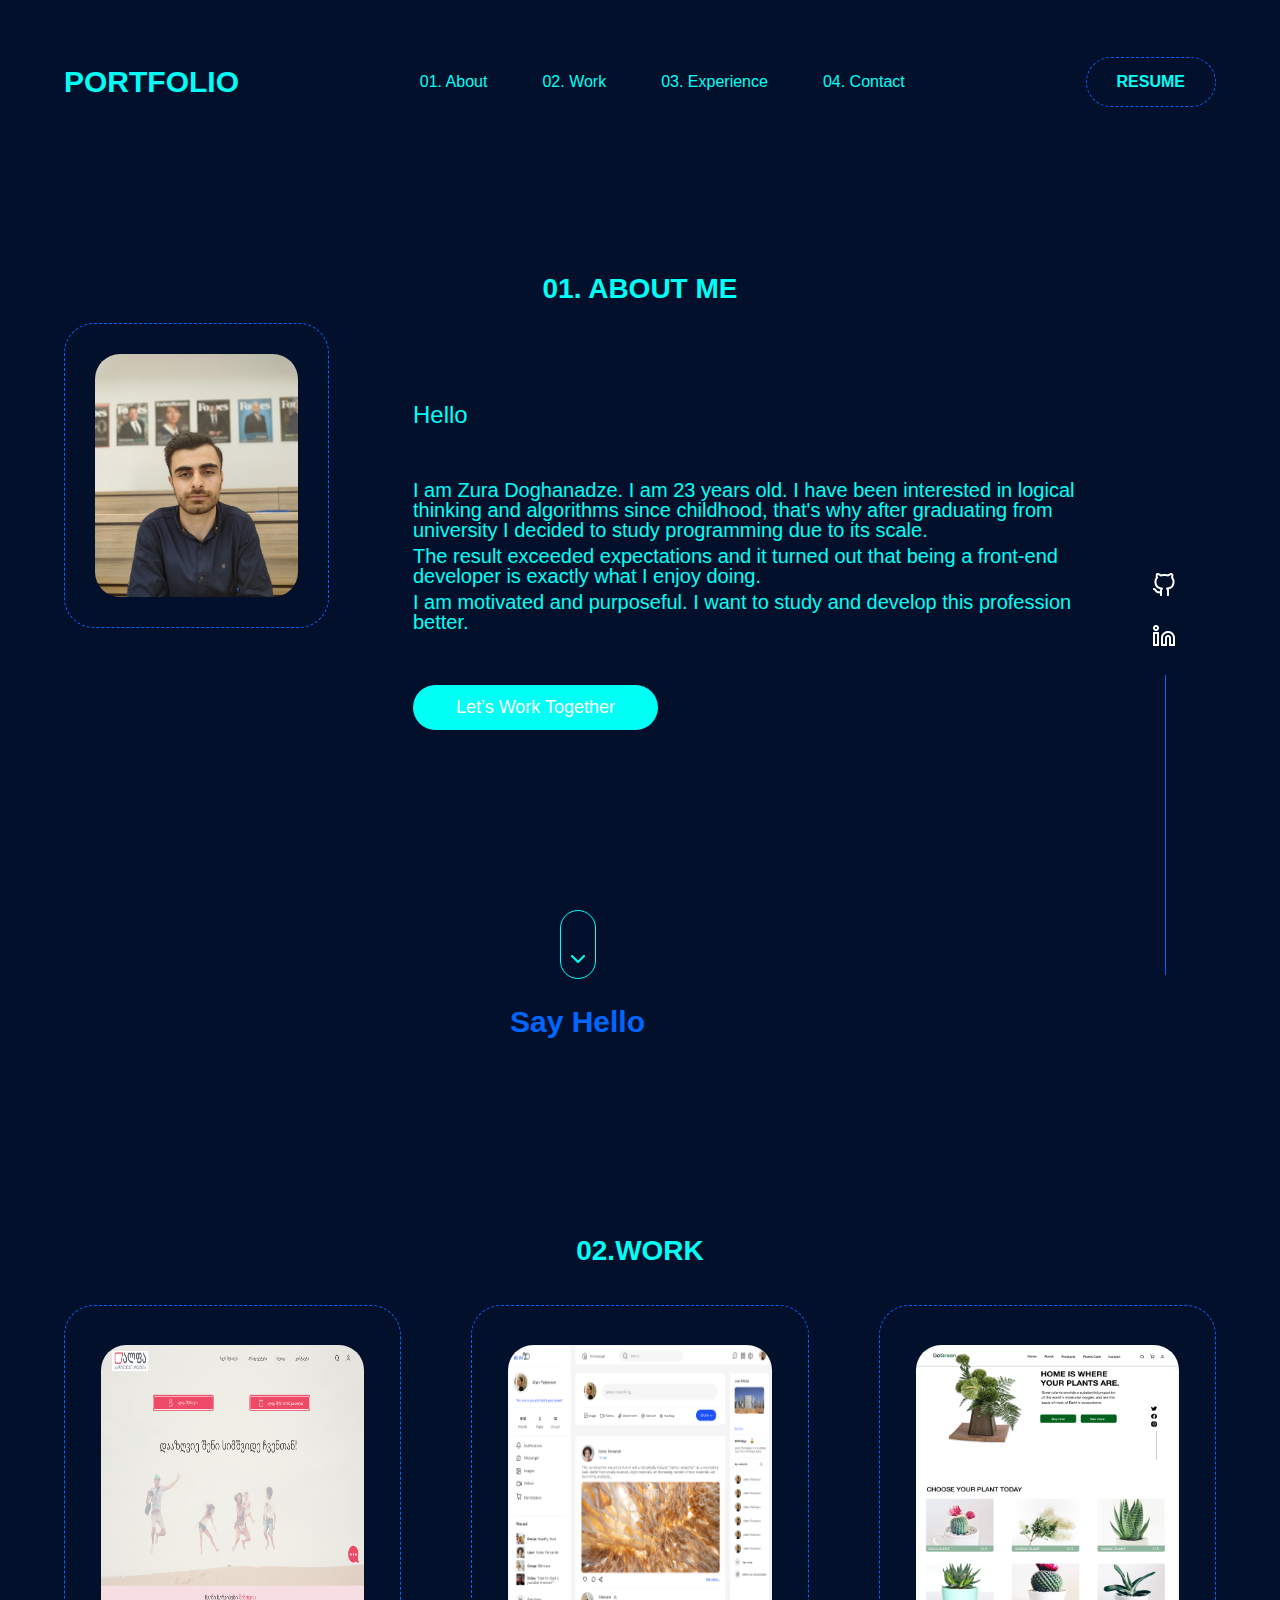
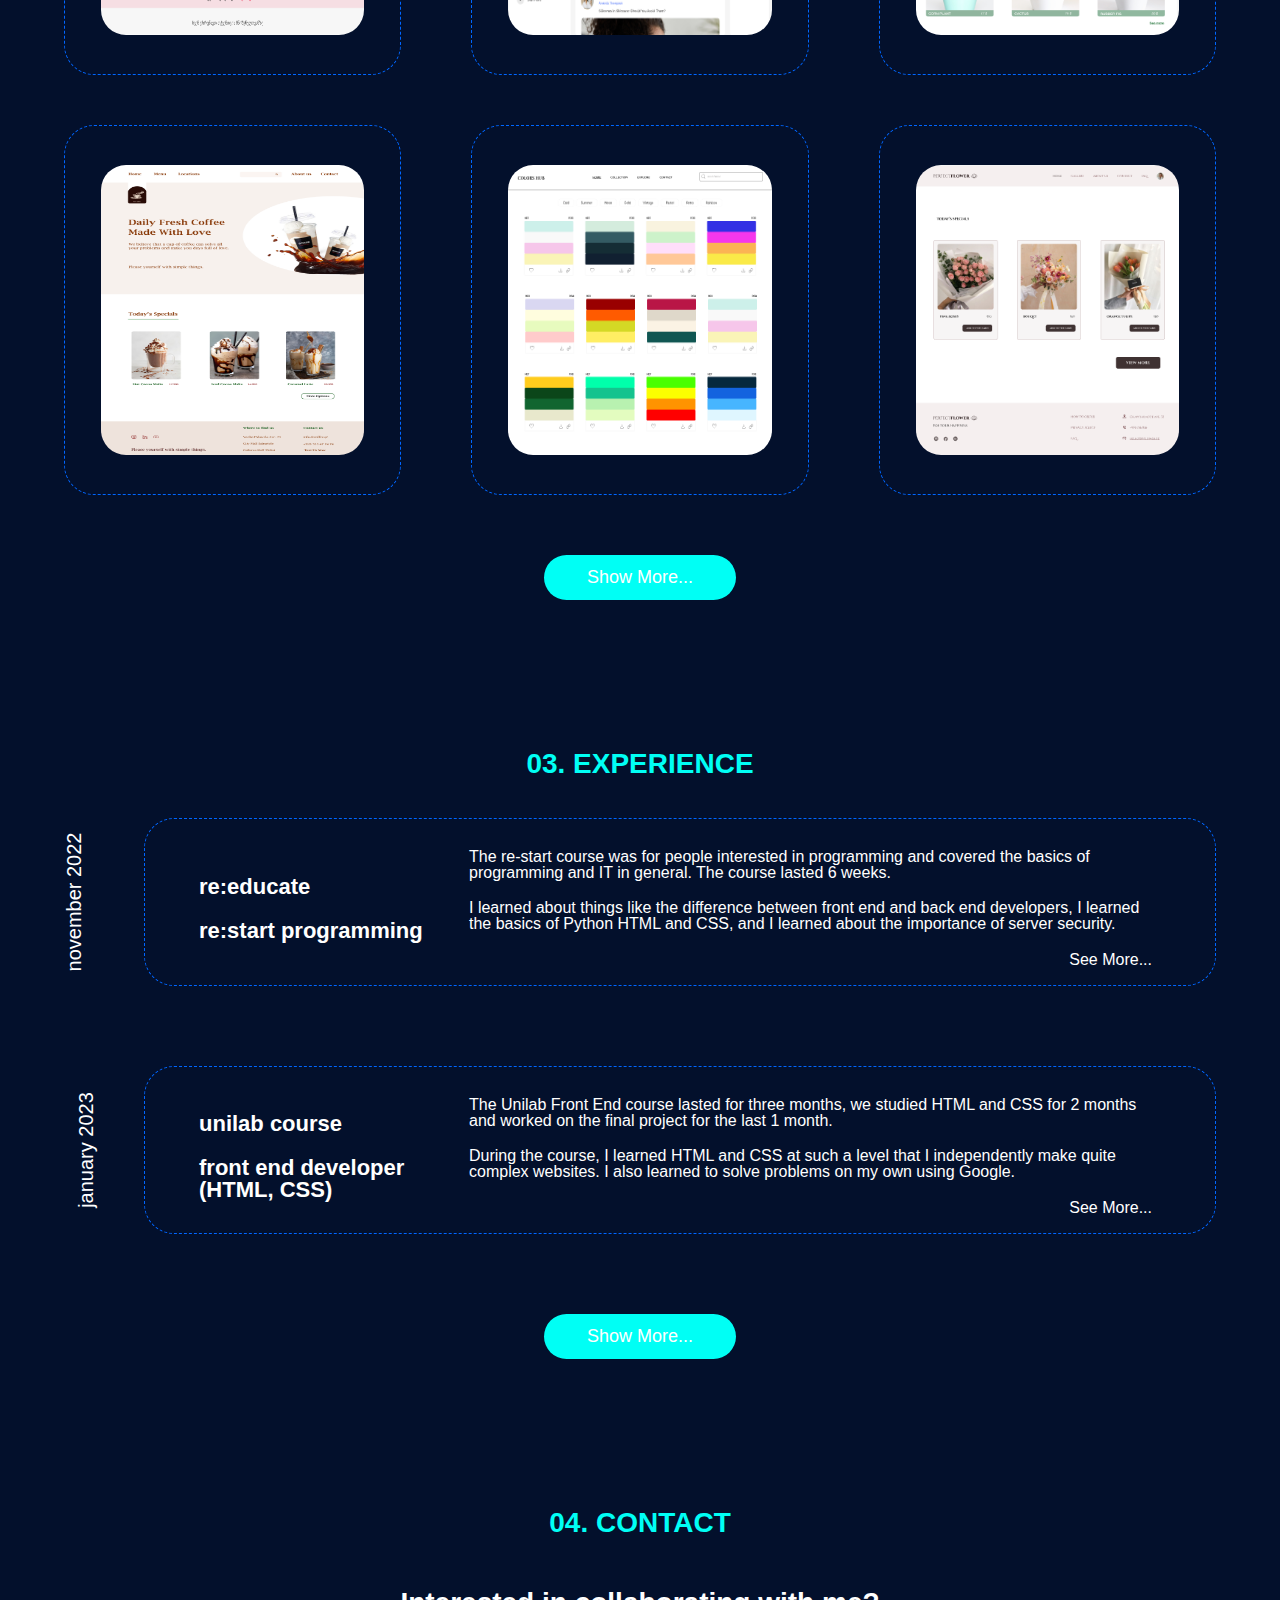
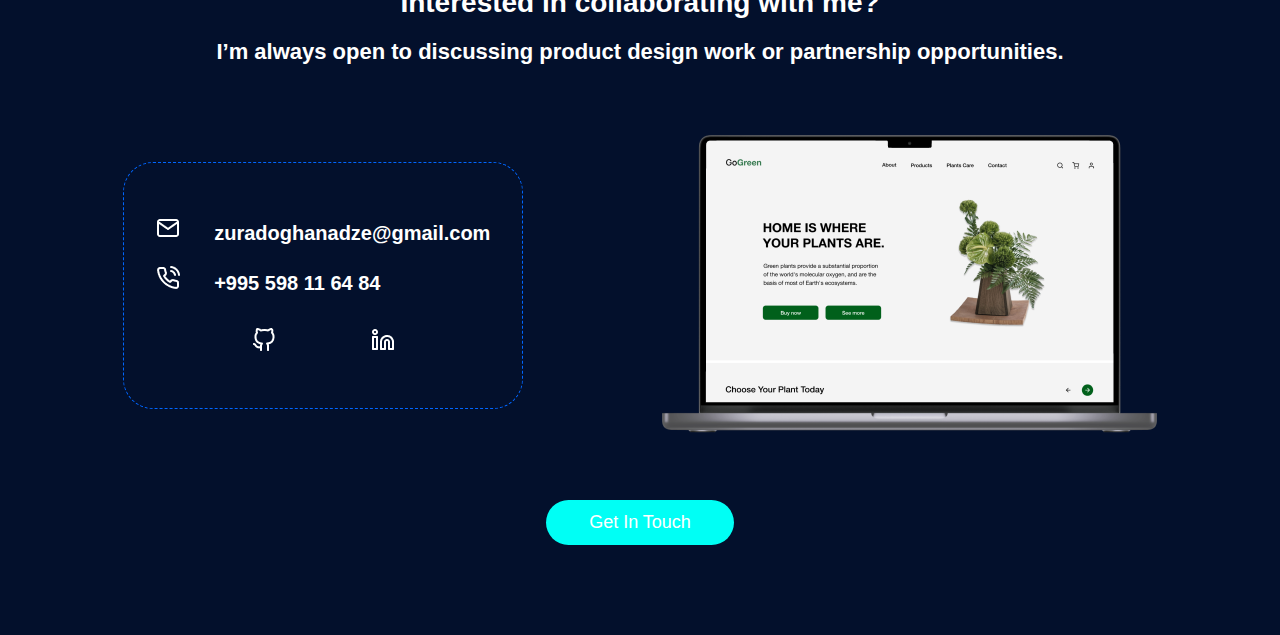
<file: index.html>
<!DOCTYPE html>
<html lang="en">
<head>
    <meta charset="UTF-8">
    <meta http-equiv="X-UA-Compatible" content="IE=edge">
    <meta name="viewport" content="width=device-width, initial-scale=1.0">
    <meta name="keywords" content="Front-End დეველოპერი, Front-End დიზაინერი, სოfტვეარ დეველოპერი, HTML CSS დეველოპერი, 
                                    საიტის შექმნა, ვებგვერდის შექმნა, ვებ დეველოპერი, Software Engineer, Front-End developer, Front-End engineer,  
                                    HTML CSS programmer, Web developer, build a site, building a website, building a market site, building a business site">
    <meta name="description" content="Front end developer portfolio">
    <meta name="author" content="zura doganadze">
    <meta http-equiv="refresh" content="60">
    <meta property="og:url" content="zura-doganadze.github.io/portfolio/" />
    <meta property="og:type" content="website" />
    <meta property="og:title" content="portfolio" />
    <meta property="og:description" content="I am a front end developer. This is my portfolio where you can see my work and experience in front end development." />
    <meta property="og:image:" content="assets/img/about section img/Mask group.png"/>
    <meta name="title" property="og:title" content="Zura's Portfolio Site">
    <meta name="tipe" property="og:type" content="website">
    <meta name="image" property="og:image" content="assets/img/about section img/Mask group.png">
    <meta name="url" property="og:url" content="zura-doganadze.github.io/portfolio/">
    <meta name="description" property="og:description" content="I am a front end developer. This is my portfolio where you can see my work and experience in front end development.">
    <title>Home</title>
    <link rel="stylesheet" href="assets/css/reset.css">
    <link rel="stylesheet" href="assets/css/style.css">
</head>
<body class="conteiner">
    <header>
        <div class="header-wrapper">
            <nav class="header-portfolio-conteiner">
                <ul>
                    <a href="index.html">portfolio</a>
                </ul>
            </nav>
            <nav class="header-nav-li-conteiner">
                <ul>
                    <li>
                        <a href="#about-section">01. about</a>
                    </li>
                    <li>
                        <a href="#work-section">02. work</a>
                    </li>
                    <li>
                        <a href="#experience-section">03. experience</a>
                    </li>
                    <li>
                        <a href="#contact-section">04. contact</a>
                    </li>
                </ul>
            </nav>
            <div class="resume-conteiner">
                <a href="assets/files/Grey Clean CV Resume Photo.pdf" download>
                    <button>resume</button> 
                </a>
            </div>
            <div class="hamburger">
                <span class="line"></span>
                <span class="line"></span>
                <span class="line"></span>
            </div>
        </div>
    </header>
    <main>
        <section class="about-me-section" id="about-section">
            <h1 class="title">01. about me</h1>
            <div>
                <div class="about-me-section-wrapper">
                    <div class="profile-img-conteiner">
                        <img c src="assets/img/about section img/Profile photo.jpg" alt="profile img">
                    </div>
                    <div class="about-me-text-conteiner">
                        <span>hello</span>
                        <p class="about-first-p">I am Zura Doghanadze. I am 23 years old. I have been interested in logical thinking and algorithms since childhood, that's why after graduating from university I decided to study programming due to its scale. </p>
                        <p>The result exceeded expectations and it turned out that being a front-end developer is exactly what I enjoy doing.</p>
                        <p> I am motivated and purposeful. I want to study and develop this profession better.</p>
                        <a href="https://www.linkedin.com/feed/" target="_blank">
                            <button class="section-main-button">Let’s work together</button>
                        </a> 
                        <div class="about-me-more-button-conteiner">
                            <button>
                                <svg width="14" height="8" viewBox="0 0 14 8" fill="none" xmlns="http://www.w3.org/2000/svg">
                                    <path d="M1 1L7 7L13 1" stroke="#00FFF5" stroke-width="2" stroke-linecap="round" stroke-linejoin="round"/>
                                    </svg>
                            </button>
                            <div>
                                <span>say hello</span>
                            </div>
                        </div>
                        <div class="icon-contener">
                            <a href="https://github.com/zura-doganadze" target="_blank" rel="noo">
                                <img src="assets/img/about section img/github.png" alt="github icon">
                            </a>
                            <a href="https://www.linkedin.com/feed/" target="_blank">
                                <img src="assets/img/about section img/linkedin.png" alt="linkdin icon">
                            </a>
                            <div></div>
                        </div>
                    </div>
                </div>
            </div>
        </section>
        <section id="work-section">
            <h2 class="title">02.work</h2>
            <div class="work-section-wrapper">
                <div class="work-section-img-wrapper">
                    <div class="work-img-conteiner">
                        <img class="projact-imgs" src="assets/img/work img/homework 13.png" alt="homework 5">
                        <div class="see-full-project-conteiner">
                            <a href="https://zura-doganadze.github.io/homework-13/" target="_blank">see full project</a>
                        </div>
                    </div>
                    <div class="work-img-conteiner">
                        <img class="projact-imgs" src="assets/img/work img/homework 11.png" alt="homework 5">
                        <div class="see-full-project-conteiner">
                            <a href="https://zura-doganadze.github.io/homework-12/" target="_blank">see full project</a>
                        </div>
                    </div>
                    <div class="work-img-conteiner">
                        <img class="projact-imgs" src="assets/img/work img/homework 9.png" alt="homework 5">
                        <div class="see-full-project-conteiner">
                            <a href="https://zura-doganadze.github.io/homeworl-9/" target="_blank">see full project</a>
                        </div>
                    </div>
                    <div class="work-img-conteiner">
                        <img class="projact-imgs" src="assets/img/work img/homework 8.png" alt="homework 5">
                        <div class="see-full-project-conteiner">
                            <a href="https://zura-doganadze.github.io/homework-8/" target="_blank">see full project</a>
                        </div>
                    </div>
                    <div class="work-img-conteiner">
                        <img class="projact-imgs" src="assets/img/work img/homework 7.png" alt="homework 5">
                        <div class="see-full-project-conteiner">
                            <a href="https://zura-doganadze.github.io/homework-7/" target="_blank">see full project</a>
                        </div>
                    </div>
                    <div class="work-img-conteiner">
                        <img class="projact-imgs" src="assets/img/work img/homework 6.png" alt="homework 5">
                        <div class="see-full-project-conteiner">
                            <a href="https://zura-doganadze.github.io/HOMEWORK-6/" target="_blank">see full project</a>
                        </div>
                    </div>
                </div>
                <div class="section-button-wrapper">
                    <a href="assets/pages/projects.html">
                        <button class="section-main-button">show more...</button>
                    </a>
                </div>
            </div>
        </section>
        <section id="experience-section">
            <div>
                <h3 class="title">03. experience</h3>
                <div class="experience-conteiner">
                    <div class="experience-wrapper">
                        <div class="study-time-conteiner">
                            <span>november  2022</span>
                        </div>
                        <div class="study-details-conteiner">
                            <div class="study-title-conteiner">
                                <h6>re:educate</h6>
                                <h6>re:start programming</h6>
                            </div>
                            <div class="study-text-conteiner">
                                <ul>
                                    <p>the re-start course was for people interested in programming and covered the basics of programming and IT in general. The course lasted 6 weeks.</p>
                                    <p>i learned about things like the difference between front end and back end developers, I learned the basics of Python HTML and CSS, and I learned about the importance of server security.</p>
                                </ul>
                                <button>see more...</button>
                            </div>
                        </div>
                    </div>
                    <div class="experience-wrapper">
                        <div class="study-time-conteiner">
                            <span>january 2023</span>
                        </div>
                        <div class="study-details-conteiner">
                            <div class="study-title-conteiner">
                                <h6>unilab course</h6>
                                <h6>front end developer (HTML, CSS)</h6>
                            </div>
                            <div class="study-text-conteiner">
                                <ul>
                                    <p>the Unilab Front End course lasted for three months, we studied HTML and CSS for 2 months and worked on the final project for the last 1 month.</p>
                                    <p>during the course, I learned HTML and CSS at such a level that I independently make quite complex websites. I also learned to solve problems on my own using Google.</p>
                                </ul>
                                <button>see more...</button>
                            </div>
                        </div>
                    </div>
                    <div class="section-button-wrapper">
                        <button class="section-main-button">show more...</button>
                    </div>
                </div>
            </div>
        </section>
        <a href="#" class="to-top">
            <svg class="fas fa-chevron" width="18" height="19" viewBox="0 0 11 7" fill="none" xmlns="http://www.w3.org/2000/svg">
                <path d="M0.735321 1.11766L5.50003 5.88237L10.2647 1.11766" stroke="black" stroke-linecap="round" stroke-linejoin="round"/>
            </svg>
        </a>
    </main>
    <footer id="contact-section">
        <h4 class="title">04. contact</h4>
        <div>
            <div class="footer-span-conteiner">
                <span>Interested in collaborating with me?</span>
                <span>I’m always open to discussing product design work or partnership opportunities.</span>
            </div>
        </div>
        <div class="footer-main-wrapper">
            <div class="footer-main-conteiner">
                <div class="footer-contact-wrapper">
                    <div class="asdasf">
                        <img src="assets/img/footer img/mail.png" alt="mail icon">
                        <a href="mailto:zuradoghanadze@gmail.com" target="_blank">zuradoghanadze@gmail.com</a>
                    </div>
                    <div>
                        <img src="assets/img/footer img/phone-call.png" alt="phone img">
                        <a href="tel:+995 598116484" target="_blank">+995 598 11 64 84</a>

                    </div>
                </div>
                <div class="contact-icon-conteiner">
                    <a href="https://github.com/zura-doganadze" target="_blank">
                        <img src="assets/img/footer img/github.png" alt="github icon">
                    </a>
                    <a href="https://www.linkedin.com/feed/" target="_blank">
                        <img src="assets/img/footer img/linkedin.png" alt="linkdin icon">
                    </a>
                </div>
            </div>
            <div class="macbook-wrapper">
                <img class="macbook-img" src="assets/img/footer img/MacBook Pro 16.png" alt="macbook-pro img">
            </div>
        </div>
        <div>
            <div class="section-button-wrapper">
                <button class="section-main-button" id="myBtn">get in touch</button>      
            </div>
            <div class="modal" id="myModal">
                <div class="modal-content">
                    <span class="close">&times;</span>
                    <h6>send me an email</h6>
                    <div>
                        <a href="https://github.com/zura-doganadze" target="_blank">
                            <img src="assets/img/modal img/github.png" alt="github img">
                        </a>
                        <a href="https://github.com/zura-doganadze" target="_blank">github</a>
                    </div>
                    <div>
                        <a href="https://www.linkedin.com/feed/" target="_blank">
                            <img src="assets/img/modal img/linkedin.png" alt="linkdin img">
                        </a>
                        <a href="https://www.linkedin.com/feed/" target="_blank">linkedin</a>
                    </div>
                    <div>
                        <a href="mailto:zuradoghanadze@gmail.com" target="_blank">
                            <img src="assets/img/modal img/mail.png" alt="gamil img">
                        </a>
                        <a href="mailto:zuradoghanadze@gmail.com" target="_blank">mail</a>
                    </div>
                    <div>
                        <a href="href=tel:+995 598116484" target="_blank">
                            <img src="assets/img/modal img/phone-call.png" alt="phone img">
                        </a>
                        <a href="tel:+995 598116484" target="_blank">phone</a>
                    </div>
                </div>
            </div>
        </div>
    </footer>
    <script src="assets/js/app.js">
    </script>
</body>
</html>
</file>
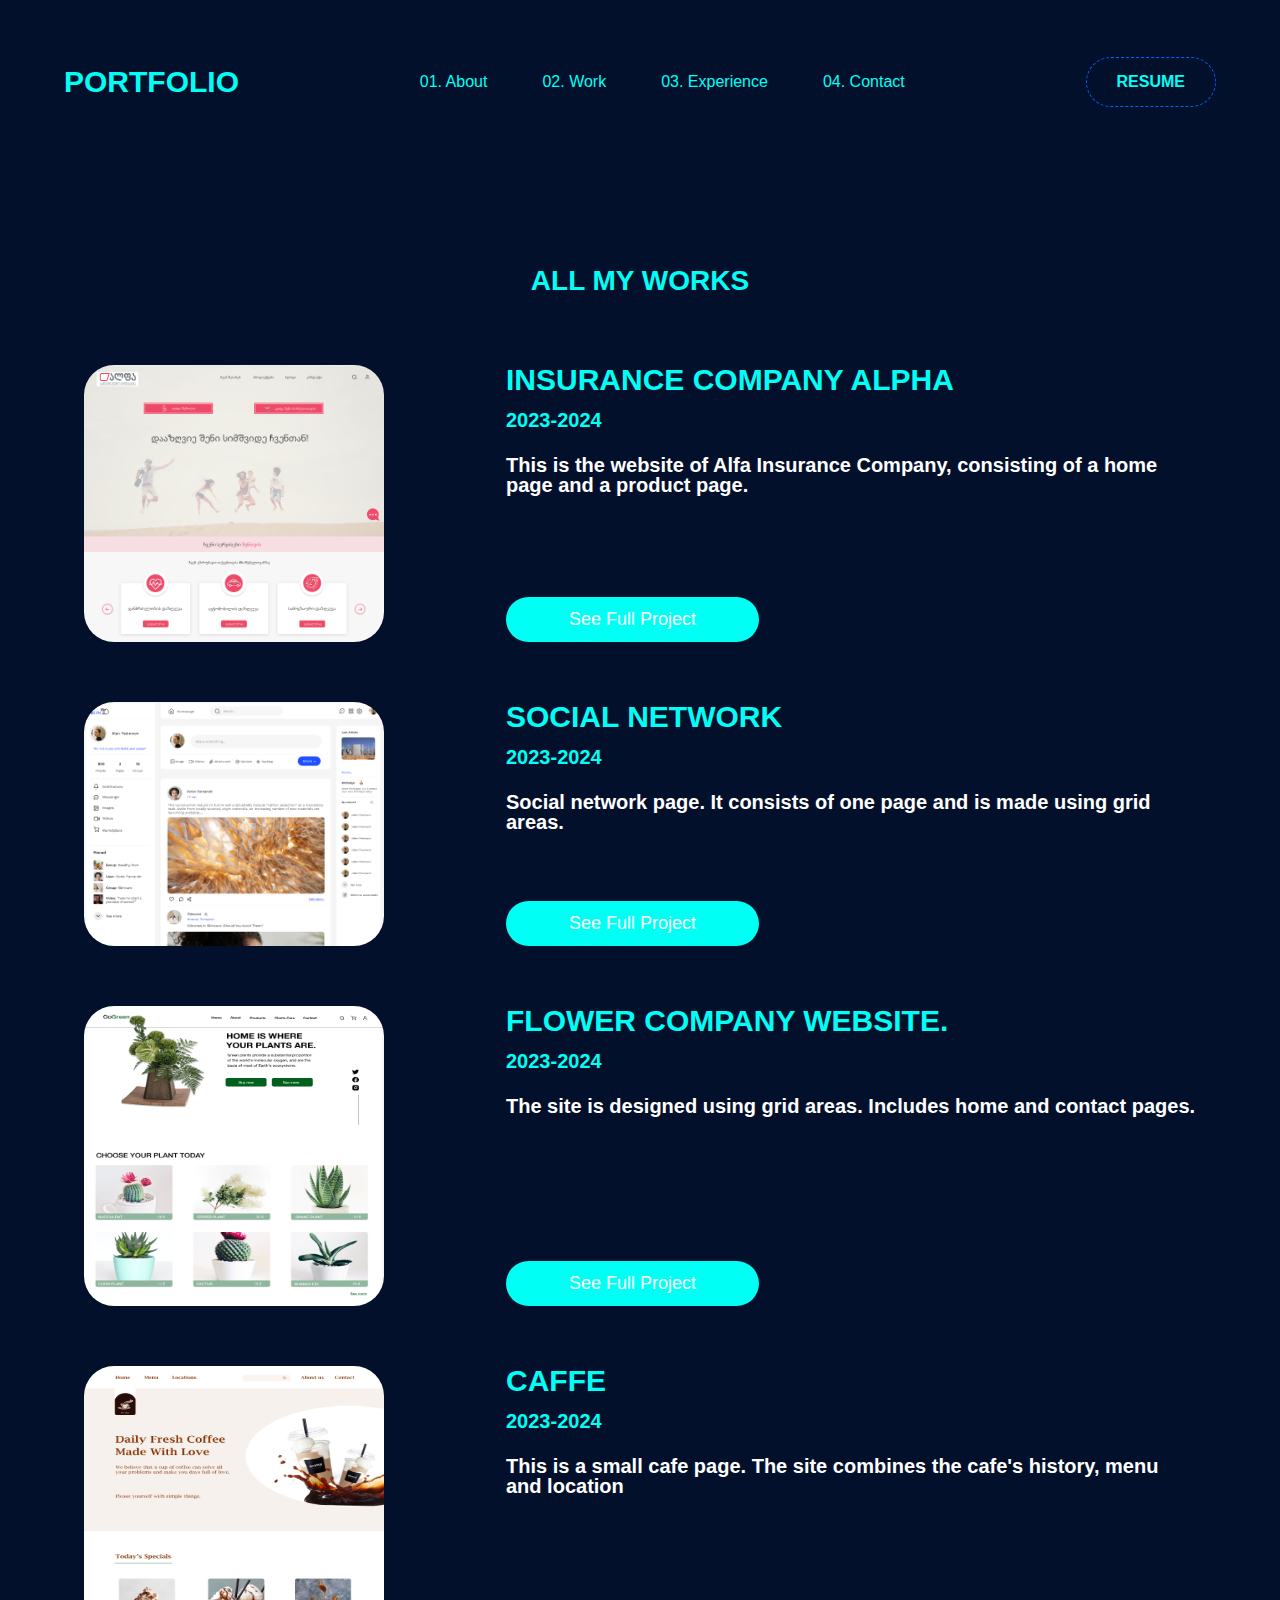
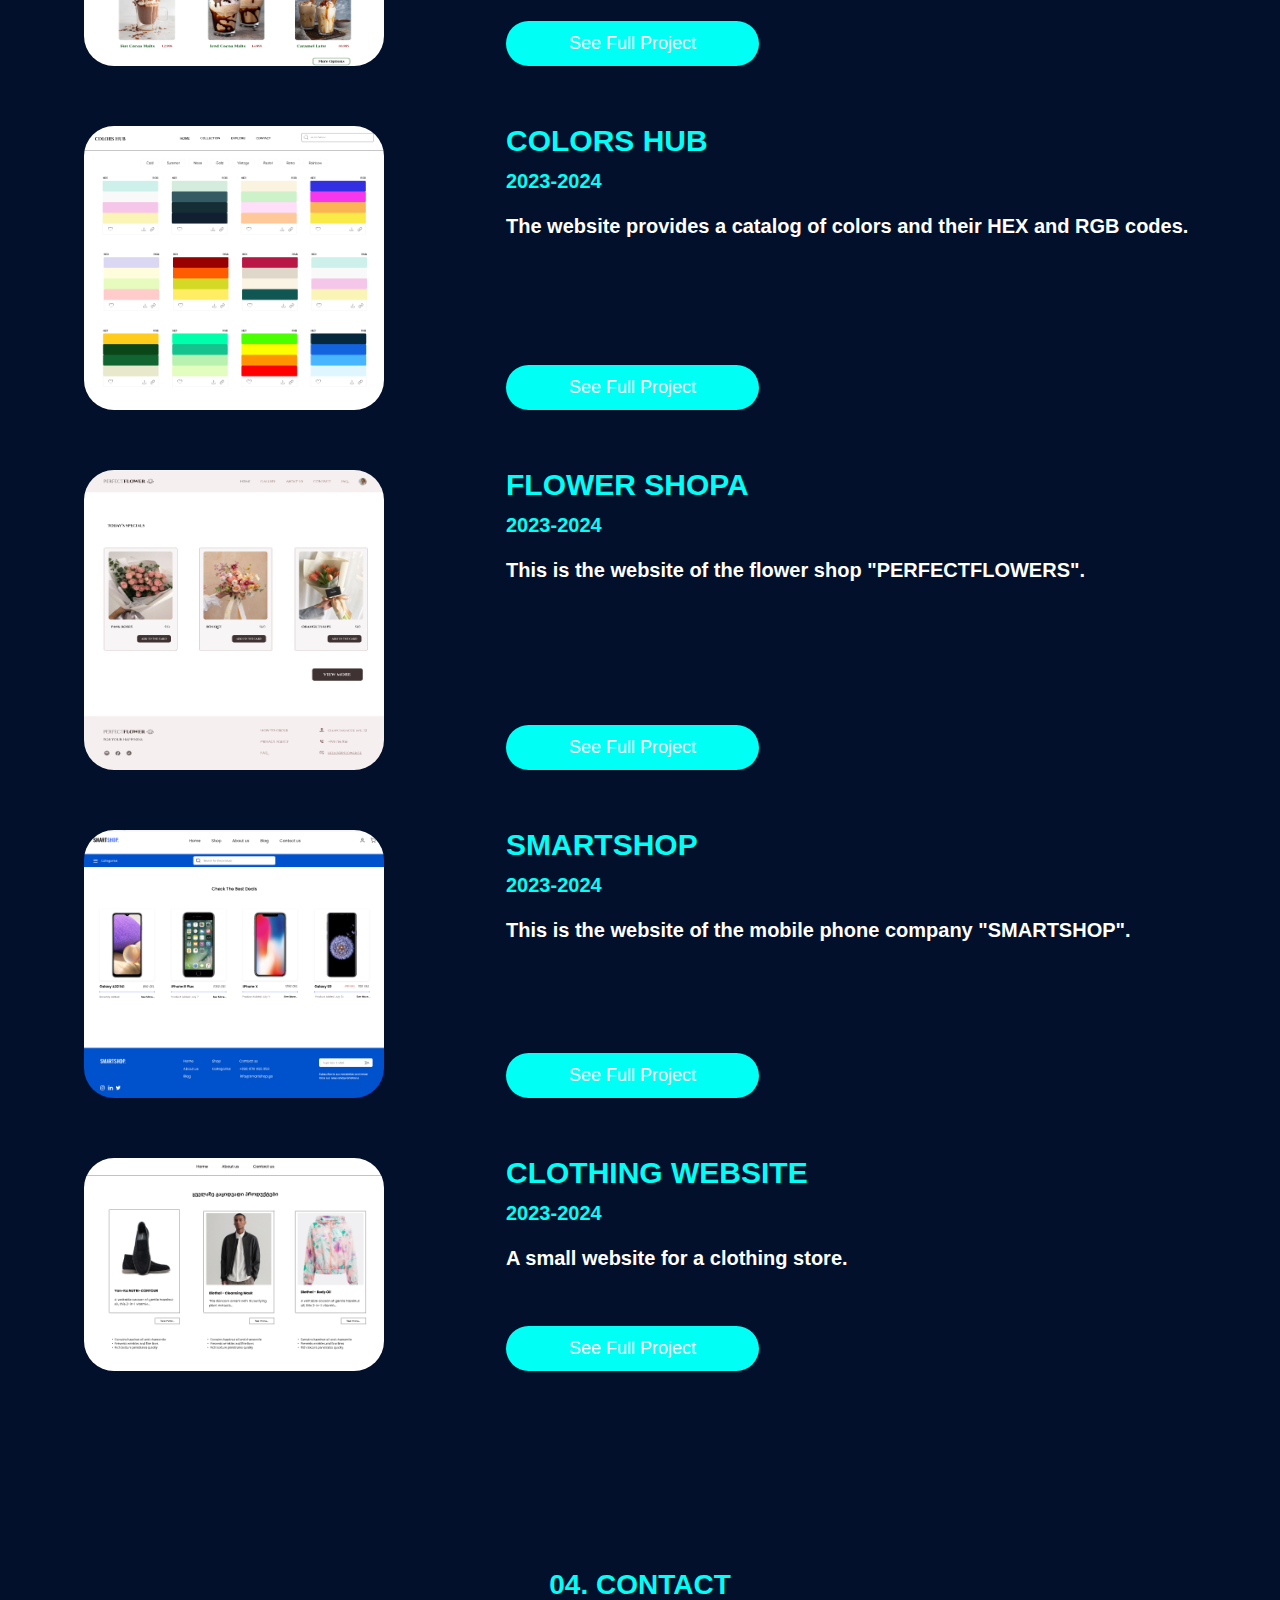
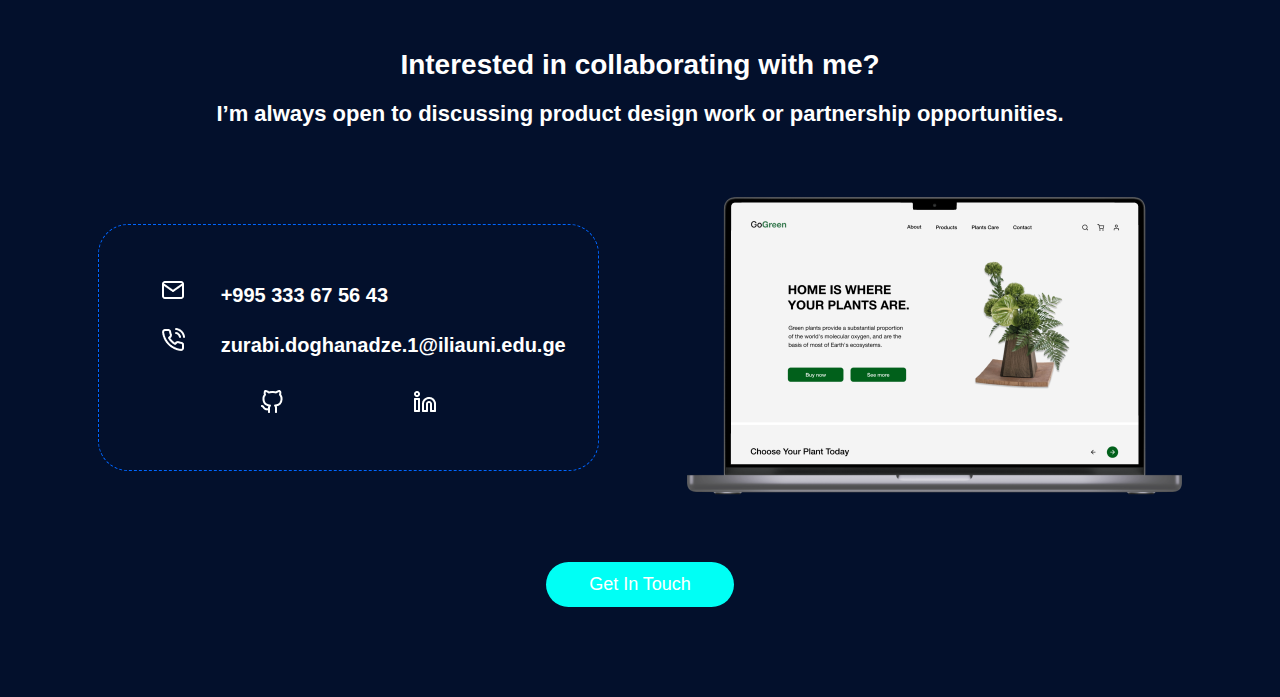
<file: assets/pages/projects.html>
<!DOCTYPE html>
<html lang="en">
<head>
    <meta charset="UTF-8">
    <meta http-equiv="X-UA-Compatible" content="IE=edge">
    <meta name="viewport" content="width=device-width, initial-scale=1.0">
    <title>Projects</title>
    <link rel="stylesheet" href="../css/reset.css">
    <link rel="stylesheet" href="../css/style.css">
</head>
<body class="conteiner">
    <header>
        <div class="header-wrapper">
            <nav class="header-portfolio-conteiner">
                <ul>
                    <a href="../../index.html">portfolio</a>
                </ul>
            </nav>
            <nav class="header-nav-li-conteiner">
                <ul>
                    <li>
                        <a href="../../#about-section">01. about</a>
                    </li>
                    <li>
                        <a href="../../#work-section">02. work</a>
                    </li>
                    <li>
                        <a href="../../#experience-section">03. experience</a>
                    </li>
                    <li>
                        <a href="../../#contact-section">04. contact</a>
                    </li>
                </ul>
            </nav>
            <div class="resume-conteiner">
                <a href="../files/Grey Clean CV Resume Photo.pdf" download>
                    <button>resume</button> 
                </a>
            </div>
            <div class="hamburger">
                <span class="line"></span>
                <span class="line"></span>
                <span class="line"></span>
            </div>
        </div>
    </header>
    <main>
        <section class="all-projacts-section">
            <h1 class="title">all my works</h1>
            <div class="all-projects-wrapper">
                <div class="projects-conteiner">
                    <img src="../img/all projects/homework 13.png" alt="project img">
                    <div class="project-details-conteiner">
                        <div>
                            <h5>insurance company alpha</h5>
                            <span>2023-2024</span>
                            <p>this is the website of Alfa Insurance Company, consisting of a home page and a product page.</p>
                        </div>
                        <div>
                            <a href="https://zura-doganadze.github.io/homework-13/" target="_blank">
                                <button class="all-projacts-pages-button">see full project</button>
                            </a>
                        </div>
                    </div>
                </div>
                <div class="projects-conteiner">
                    <img src="../img/all projects/homework 11.png" alt="project img">
                    <div class="project-details-conteiner">
                        <div>
                            <h5>social network</h5>
                            <span>2023-2024</span>
                            <p>social network page. It consists of one page and is made using grid areas.
                            </p>
                        </div>
                        <div>
                            <a href="https://zura-doganadze.github.io/homework-12/" target="_blank">
                                <button class="all-projacts-pages-button">see full project</button>
                            </a>
                        </div>
                    </div>
                </div>
                <div class="projects-conteiner">
                    <img src="../img/all projects/homework 9.png" alt="project img">
                    <div class="project-details-conteiner">
                        <div>
                            <h5>flower company website.</h5>
                            <span>2023-2024</span>
                            <p>the site is designed using grid areas. Includes home and contact pages.</p>
                        </div>
                        <div>
                            <a href="https://zura-doganadze.github.io/homeworl-9/" target="_blank">
                                <button class="all-projacts-pages-button">see full project</button>
                            </a>
                        </div>
                    </div>
                </div>
                <div class="projects-conteiner">
                    <img src="../img/all projects//homework 8.png" alt="project img">
                    <div class="project-details-conteiner">
                        <div>
                            <h5>caffe</h5>
                            <span>2023-2024</span>
                            <p>this is a small cafe page. The site combines the cafe's history, menu and location</p>
                        </div>
                        <div>
                            <a href="https://zura-doganadze.github.io/homework-8/" target="_blank">
                                <button class="all-projacts-pages-button">see full project</button>
                            </a>
                        </div>
                    </div>
                </div>
                <div class="projects-conteiner">
                    <img src="../img/all projects/homework 7.png" alt="project img">
                    <div class="project-details-conteiner">
                        <div>
                            <h5>colors hub</h5>
                            <span>2023-2024</span>
                            <p>the website provides a catalog of colors and their HEX and RGB codes.</p>
                        </div>
                        <div>
                            <a href="https://zura-doganadze.github.io/homework-7/" target="_blank">
                                <button class="all-projacts-pages-button">see full project</button>
                            </a>
                        </div>
                    </div>
                </div>
                <div class="projects-conteiner">
                    <img src="../img/all projects/homework 6.png" alt="project img">
                    <div class="project-details-conteiner">
                        <div>
                            <h5>flower shopa</h5>
                            <span>2023-2024</span>
                            <p>this is the website of the flower shop "PERFECTFLOWERS".</p>
                        </div>
                        <div>
                            <a href="https://zura-doganadze.github.io/HOMEWORK-6/" target="_blank">
                                <button class="all-projacts-pages-button">see full project</button>
                            </a>
                        </div>
                    </div>
                </div>
                <div class="projects-conteiner">
                    <img src="../img/all projects/homework 5.png" alt="project img">
                    <div class="project-details-conteiner">
                        <div>
                            <h5>smartshop</h5>
                            <span>2023-2024</span>
                            <p>this is the website of the mobile phone company "SMARTSHOP".</p>
                        </div>
                        <div >
                            <a href="https://zura-doganadze.github.io/homework-5/" target="_blank">
                                <button class="all-projacts-pages-button">see full project</button>
                            </a>
                        </div>
                    </div>
                </div>
                <div class="projects-conteiner">
                    <img src="../img/all projects/homework 3.png" alt="project img">
                    <div class="project-details-conteiner">
                        <div>
                            <h5>clothing website</h5>
                            <span>2023-2024</span>
                            <p>a small website for a clothing store.</p>
                        </div>
                        <div>
                            <a href="https://zura-doganadze.github.io/homework3/" target="_blank">
                                <button class="all-projacts-pages-button">see full project</button>
                            </a>
                        </div>
                    </div>
                </div>
            </div>
        </section>
        <a href="#" class="to-top">
            <svg class="fas fa-chevron" width="18" height="19" viewBox="0 0 11 7" fill="none" xmlns="http://www.w3.org/2000/svg">
                <path d="M0.735321 1.11766L5.50003 5.88237L10.2647 1.11766" stroke="black" stroke-linecap="round" stroke-linejoin="round"/>
            </svg>
        </a>
    </main>
    <footer id="footer">
        <h4 class="title">04. contact</h4>
        <div>
            <div class="footer-span-conteiner">
                <span>Interested in collaborating with me?</span>
                <span>I’m always open to discussing product design work or partnership opportunities.</span>
            </div>
        </div>
        <div class="footer-main-wrapper">
            <div class="footer-main-conteiner">
                <div class="footer-contact-wrapper">
                    <div>
                        <a href="tel:+995 333 67 56 43">
                            <img src="../img/footer img/mail.png" alt="mail icon">
                        </a>
                        <a href="tel:+995 333 67 56 43">+995 333 67 56 43</a>
                    </div>
                    <div>
                        <a href="mailto:zurabi.doghanadze.1@iliauni.edu.ge">
                            <img src="../img/footer img/phone-call.png" alt="phone img">
                        </a>
                        <a href="mailto:zurabi.doghanadze.1@iliauni.edu.ge">zurabi.doghanadze.1@iliauni.edu.ge</a>
                    </div>
                </div>
                <div class="contact-icon-conteiner">
                    <a href="https://github.com/zura-doganadze" target="_blank">
                        <img src="../img/footer img/github.png" alt="github icon">
                    </a>
                    <a href="#">
                        <img src="../img/footer img/linkedin.png" alt="linkdin icon">
                    </a>
                </div>
            </div>
            <div class="macbook-wrapper">
                <img class="macbook-img" src="../img/footer img/MacBook Pro 16.png" alt="macbook-pro img">
            </div>
        </div>
        <div>
            <div class="section-button-wrapper">
                <button class="section-main-button" id="myBtn">get in touch</button>      
            </div>
            <div class="modal" id="myModal">
                <div class="modal-content">
                    <span class="close">&times;</span>
                    <h6>send me an email</h6>
                    <div>
                        <a href="https://github.com/zura-doganadze" target="_blank">
                            <img src="../img/modal img/github.png" alt="github img">
                        </a>
                        <a href="https://github.com/zura-doganadze" target="_blank">github</a>
                    </div>
                    <div>
                        <a href="https://www.linkedin.com/feed/" target="_blank">
                            <img src="../img/modal img/linkedin.png" alt="linkdin img">
                        </a>
                        <a href="https://www.linkedin.com/feed/" target="_blank">linkedin</a>
                    </div>
                    <div>
                        <a href="mailto:zuradoghanadze@gmail.com" target="_blank">
                            <img src="../img/modal img/mail.png" alt="amil img">
                        </a>
                        <a href="mailto:zuradoghanadze@gmail.com" target="_blank">mail</a>
                    </div>
                    <div>
                        <a href="href=tel:+995 598116484" target="_blank">
                            <img src="../img/modal img/phone-call.png" alt="phone img">
                        </a>
                        <a href="tel:+995 598116484" target="_blank">phone</a>
                    </div>
                </div>
            </div>
        </div>
    </footer>
    <script src="../js/app.js">
    </script>
</body>
</html>
</file>
<file: assets/css/style.css>
@font-face {
    font-family: 'Nunito-Regular400', sans-serif;
    src: url(../fonts/Nunito-Regular400.ttf);
}
@font-face {
    font-family: 'Nunito-Medium500', sans-serif;
    src: url(../fonts/Nunito-Medium500.ttf);
}
@font-face {
    font-family: 'Nunito-ExtraBold800', sans-serif;
    src: url(../fonts/Nunito-ExtraBold800.ttf);
}
:root {
    --body-background-color: #03102C;
    --header-text-color: #00FFF5;
    --product-descriprion-color: #FFFFFF;
    --section-text-color:#00FFF5;
    --third-section-color:#FFFFFF;
    --scrolltop-color: #FFFFFF;
    --button-text-color:#FFFFFF;
}
.conteiner {
    max-width: 1440px;
    width: 90%;
    margin: 0 auto;
}
a {
    text-decoration: none;
}
.title {
    font-family: 'Nunito-ExtraBold800', sans-serif;
    font-weight: 800;
    font-size: 28px;
    text-transform: uppercase;
    color: var(--header-text-color);
    text-align: center;
}
.section-main-button {
    font-family: 'Nunito-Regular400', sans-serif;
    font-size: 18px;
    color: var(--button-text-color);
    background: #00FFF5;
    border-radius: 30px;
    padding: 12px 43px;
    cursor: pointer;
    display: flex;
    text-transform: capitalize;
    border: none;
}
.section-main-button:hover {
    color: black;
    text-shadow: 2px 0px 20px #00fff5;
    transform: scale(1.1);
}
.section-button-wrapper {
    display: flex;
    justify-content: center;
}
.all-projacts-pages-button {
    font-family: 'Nunito-Regular400', sans-serif;
    font-size: 18px;
    color: var(--button-text-color);
    background: #00FFF5;
    border-radius: 30px;
    padding: 12px 63px;
    cursor: pointer;
    display: flex;
    text-transform: capitalize;
    border: none;
}
.all-projacts-pages-button:hover {
    color: black;
    text-shadow: 2px 0px 20px #00fff5;
    transform: scale(1.1);
}
body {
    background: var(--body-background-color);
}
.header-wrapper {
    display: flex;
    justify-content: space-between;
    align-items: center;
    margin-top: 57px;
}
.header-nav-li-conteiner ul {
    display: flex;
    column-gap: 55px;
}
.header-nav-li-conteiner ul li a {
    font-family: 'Nunito-Medium500', sans-serif;
    color: var(--header-text-color);
    font-weight: 500;
    font-size: 16px;
    text-transform: capitalize;
    cursor: pointer;
}
.header-nav-li-conteiner ul li a:hover {
    text-shadow: 2px 0px 20px #00fff5;
    transform: scale(1.1);
}
.header-portfolio-conteiner ul a {
    font-family: 'Nunito-ExtraBold800', sans-serif;
    color: var(--header-text-color);
    font-weight: 800;
    font-size: 30px;
    text-transform: uppercase;
    cursor: pointer;
}
.header-portfolio-conteiner ul a:hover {
    text-shadow: 2px 0px 20px #00fff5;
    transform: scale(1.1);
}
.resume-conteiner a button {
    font-family: 'Nunito-ExtraBold800', sans-serif;
    color: var(--header-text-color);
    background: var(--body-background-color);
    font-weight: 700;
    font-size: 16px;
    text-transform: uppercase;
    cursor: pointer;
    border: 1px dashed #0066FF;
    border-radius: 30px;
    padding: 15px 30px;
}
.resume-conteiner a button:hover {
    text-shadow: 2px 0px 20px #00fff5;
    transform: scale(1.1);
}
/* burger bar */
.hamburger {
    display: none;
    cursor: pointer;
}
.line {
    display: block;
    width: 25px;
    height: 3px;
    margin: 5px auto;
    -webkit-transition: all 0.3s ease-in-out;
    transition: all 0.3s ease-in-out;
    background-color: var(--header-text-color);
}
/* section about me */
.about-me-section {
    margin: 168px 0 150px 0;
}
.about-me-section-wrapper {
    display: flex;
}
.profile-img-conteiner {
    margin-top: 20px;
    border: 1px dashed #0066FF;
    border-radius: 30px;
    max-height: 305px;
    max-width: 265px;
}
.profile-img-conteiner img {
    border-radius: 55px;
    padding: 30px;
    transition: 0.5s;
    transition-timing-function: ease-out;
    max-width: 100%;
    max-height: 100%;

}
.profile-img-conteiner img:hover {
    transform: scale(1.2);
}
.about-me-text-conteiner {
    padding: 100px 104px 0px 84px;
    position: relative;
}
.about-me-text-conteiner span {
    font-family: 'Nunito-Medium500', sans-serif;
    color: var(--section-text-color);
    font-weight: 500;
    font-size: 24px;
    display: inline-block;
    padding-bottom: 50px;
    text-transform: capitalize;
}
.about-me-text-conteiner p {
    font-family: 'Nunito-Regular400', sans-serif;
    color: var(--section-text-color);
    font-weight: 400;
    font-size: 20px;
    padding: 3px 0;
    text-transform: initial;
}
.about-me-text-conteiner button {
    margin-top: 50px;
}
.icon-contener {
    display: flex;
    flex-direction: column;
    right: 40px;
    top: 270px;
    row-gap: 24px;
    position: absolute;
}
.icon-contener div {
    border-right: 1px solid #0066FF;
    height: 300px;
    margin-right: 10px;
}
.about-me-more-button-conteiner {
    padding-top: 130px;
    display: flex;
    flex-direction: column;
    align-items: center;
    padding-right: 370px;
}
.about-me-more-button-conteiner button {
    max-width: 50px;
    border-radius: 30px;
    padding: 40px 10px 12px 10px;
    background: inherit;
    color: #00FFF5;
    border: 1px solid #00FFF5;
    cursor: pointer;
}
.about-me-more-button-conteiner button:hover {
    border: 1px solid #0066FF;
}
.about-me-more-button-conteiner div {
    padding-top: 28px;
}
.about-me-more-button-conteiner div span {
    font-family: 'Nunito-Medium500', sans-serif;
    font-weight: 600;
    font-size: 30px;
    color: #0066FF;
}
/* scroll */
html {
    scroll-behavior: smooth;
}
.to-top {
    background: var(--scrolltop-color);
    position: fixed;
    bottom: 16px;
    right: 32px;
    width: 50px;
    height: 50px;
    border-radius: 50%;
    display: flex;
    align-items: center;
    justify-content: center;
    font-size: 32px;
    color: black;
    text-decoration: none;
    opacity: 0;
    pointer-events: none;
    transition: all .4s;
}
.to-top.active {
    bottom: 32px;
    pointer-events: auto;
    opacity: 1;
}
.to-top svg {
    rotate: 180deg;
}
/*work section */
.work-section-wrapper {
    padding-bottom: 150px;
}
.work-section-img-wrapper {
    display: grid;
    grid-template-columns: repeat(3, 1fr);
    row-gap: 50px;
    column-gap: 70px;
    padding: 40px 0px 60px 0px;
}
.work-img-conteiner {
    position: relative;
    border: 1px dashed #0066FF;
    border-radius: 30px;
    padding: 39px 36px;
    max-width: 360px;
    max-height: 370px;
}
.projact-imgs { 
    transition: 0.5s;
    transition-timing-function: ease-out;
    border-radius: 25px;
    width: 100%;
    height: 100%;
}
.work-img-conteiner:hover .projact-imgs {
    transform: scale(1.2);  
    filter: blur(1px);
}
.see-full-project-conteiner {
    position: absolute;
    transition: .2s;
    left: 50%;
    top: 50%;
    transform: translate(-50%, -50%);
    opacity: 0;
    transition: opacity 0.2s ease;
}
.see-full-project-conteiner a {
    background: #0066FF;
    border-radius: 30px;
    font-size: 14px;
    color: #FFFFFF;
    padding: 12px 13px;
    font-family: 'Nunito-Regular400', sans-serif;
    font-weight: 600;
        cursor: pointer;
    text-transform: capitalize;
}   
.work-img-conteiner:hover .see-full-project-conteiner {
    opacity: 1;
}
.work-button-conteiner {
    position: absolute;
    transition: .2s;
    left: 50%;
    top: 50%;
    transform: translate(-50%, -50%);
    opacity: 0;
    transition: opacity 0.2s ease;   
}
.work-img-conteiner:hover .work-button-conteiner {
    opacity: 1;
}
.work-section-img-wrapper div button {
    background: #0066FF;
    border-radius: 30px;
    font-size: 18px;
    color: #FFFFFF;
    padding: 12px 18px;
    font-family: 'Nunito-Regular400', sans-serif;
    cursor: pointer;
    text-transform: capitalize;
}
.wrok-section-button-conteiner {
    text-align: center;
}
/* experience section */
.experience-conteiner {
    padding: 40px 0px 150px 0px;
}
.experience-wrapper {
    display: flex;
    align-items: center;
    margin-bottom: 80px;
    position: relative;
    margin-left: 80px;
}
.study-time-conteiner {
    position: absolute;
    right: 100%;
    color: var(--third-section-color);
    transform: rotate(-90deg);
    font-size: 20px;
    font-family: 'Nunito-Regular400', sans-serif;
    white-space: nowrap;
}
.study-details-conteiner {
    display: flex;
    align-items: center;
    border: 1px dashed #0066FF;
    border-radius: 30px;
    padding: 30px 63px 16px 54px;
}
.study-title-conteiner {
    max-width: 270px;
    width: 100%;
    display: inline-block;
    font-weight: 700;
    font-size: 22px;
    color: var(--third-section-color);
    font-family: 'Nunito-ExtraBold800', sans-serif;
    padding-right: 20px;
}
.study-title-conteiner *:nth-child(2) {
    display: inline-block;
    margin-top: 22px;
}
.study-text-conteiner p {
    font-family: 'Nunito-Regular400', sans-serif;
    border: 1px dashed blue;
    color: var(--third-section-color);
    font-size: 16px;
    border: none;
}
.study-text-conteiner p::first-letter {
    text-transform: capitalize;
}
.study-text-conteiner ul :first-child {
    padding-bottom: 19px;
}
.study-text-conteiner  {
    display: flex;
    flex-direction: column;
    align-items: flex-end;
}
.study-text-conteiner button {
    font-size: 16px;
    color: var(--third-section-color);
    font-family: 'Nunito-Regular400', sans-serif;
    border: none;
    background: none;
    padding-top: 19px;
    cursor: pointer;
    text-transform: capitalize;
}
.study-text-conteiner button:hover {
    text-shadow: 2px 0px 20px #00fff5;
    transform: scale(1.1);
}
/* contact-section */
footer {
    margin-bottom: 90px;
}
.footer-span-conteiner {
    padding: 52px 0px 72px;
    text-align: center;
    color: var(--third-section-color);
    display: flex;
    flex-direction: column;
}
.footer-span-conteiner :first-child {
    font-family: 'Nunito-ExtraBold800', sans-serif;
    font-weight: 700;
    font-size: 28px;
}
.footer-span-conteiner :nth-child(2) {
    font-family: 'Nunito-ExtraBold800', sans-serif;
    font-weight: 700;
    font-size: 22px;
    padding-top: 24px;
}
.footer-main-wrapper {
    display: flex;
    justify-content: space-around;
    align-items: center;
    margin-bottom: 64px;
}
.footer-main-conteiner {
    border: 1px dashed #0066FF;
    border-radius: 30px;
    padding: 53px 32px;
}
.footer-contact-wrapper *:nth-child(2) {
    padding-top: 23px;
}
.footer-contact-wrapper a {
    font-weight: 600;
    font-size: 20px;
    color: var(--third-section-color);
    font-family: 'Nunito-Medium500', sans-serif;
    margin-left: 30px;
}
.contact-icon-conteiner {
    display: flex;
    justify-content: space-evenly;
    padding-top: 35px;
}
.macbook-img {
    max-width: 495px;
    width: 100%;
}
.macbook-wrapper {
    max-width: 495px;
    width: 100%;
    margin-left: 20px;
}
/* all projects */
.all-projacts-section{
    margin-top: 160px;
}
.all-projects-wrapper {
   margin: 70px 0px 200px 20px;
}
.projects-conteiner {
    display: flex;
    column-gap: 122px;
    margin-bottom: 60px;
}
.projects-conteiner img {
    max-width: 300px;
    width: 100%;
    max-height: 300px;
    height: 100%;
    border-radius: 30px;
}
.projects-conteiner h5 {
    font-family: 'Nunito-ExtraBold800', sans-serif;
    color: var(--section-text-color);
    font-weight: 800;
    font-size: 30px;
    text-transform: uppercase;
}
.projects-conteiner span {
    display: inline-block;
    font-family: 'Nunito-ExtraBold800', sans-serif;
    color: var(--section-text-color);
    font-weight: 800;
    font-size: 20px;
    margin: 15px 0px 25px 0px;
}
.projects-conteiner p {
    font-family: 'Nunito-ExtraBold800', sans-serif;
    color: var(--product-descriprion-color);
    font-weight: 800;
    font-size: 20px;
}
.project-details-conteiner {
    display: flex;
    flex-direction: column;
    justify-content: space-between;
    padding-right: 20px;
}
.project-details-conteiner p::first-letter{
    text-transform: capitalize;
}
.project-details-conteiner:last-child a {
    display: inline-block;
}
/* modal */
.modal {
    display: none; 
    position: fixed; 
    z-index: 1; 
    padding-top: 15%;  
    left: 0;
    top: 0;
    width: 100%;  
    height: 100%; 
    overflow: auto;
}
.modal-content {
background: #490cf0;
margin: auto;
padding: 20px 20px 50px 20px;
border: 1px solid #888;
border-radius: 9px;
width: 50%;
}
.close {
color: #aaaaaa;
float: right;
font-size: 38px;
font-weight: bold;
}
.close:hover,
.close:focus {
color: #000;
text-decoration: none;
cursor: pointer;
}
.modal-content h6 {
    display: flex;
    justify-content: center;
    font-family: 'Nunito-ExtraBold800', sans-serif;
    color: var(--third-section-color);
    font-weight: 800;
    font-size: 18px;
    text-transform: uppercase;
    margin: 30px 0;
}
.modal-content div {
    display: flex;
    align-items: center;
    margin-left: 40%;
    margin-top: 15px;
}
.modal-content div a {
    margin-right: 15px;
    font-family: 'Nunito-Medium500', sans-serif;
    color: var(--third-section-color);
    font-weight: 600;
    font-size: 18px;
    text-transform: uppercase;

}
@media (max-width: 1040px) {

    .section-main-button {
        border-radius: 20px;
        padding: 12px 25px;
        font-size: 14px;
    }
    .title {
        font-size: 22px;
    }
    .resume-conteiner {
        display: flex;
        justify-content: center;
        align-items: center;
        position: fixed;
        right: -100%;
        top: 120px;
    }
    .resume-conteiner a button{
        background: #FFFFFF;
    }
    .resume-conteiner.resume-active {
        right: 0;
        left: 0%;
        bottom: 23%;
    }
    .hamburger {
      display: inline-block;
    }
    .hamburger.burger-active .line:nth-child(2) {
      opacity: 0;
    }
    .hamburger.burger-active .line:nth-child(1) {
      transform: translateY(8px) rotate(45deg);
    }
    .hamburger.burger-active .line:nth-child(3) {
      transform: translateY(-8px) rotate(-45deg);
    }
    .header-nav-li-conteiner {
        background: #FFFFFF;
      position: fixed;
      right: -100%;
      top: 120px;
      width: 100%;
      height: 250px;
      text-align: center;
      transition: 0.3s;
      padding: 50px 0px 40px 0px;
    }
    .header-nav-li-conteiner ul{
      flex-direction: column;
      row-gap: 12px;
    }
    .header-nav-li-conteiner.menu-active {
      right: 0;
    }
    /* about me */
    .profile-img-conteiner {
        max-width: 265px;  
        max-height: 306px; 
    }
    .profile-img-conteiner img {
        width: 100%;
        height: 100%;
    }
    .about-me-section-wrapper {
        display: flex;
        flex-direction: column;
        align-items: center;
        margin-top: 30px;
    }
    .about-me-more-button-conteiner {
        display: none;
    }
    .about-me-text-conteiner {
        padding: 90px 104px 0px 84px;
    }
    .icon-contener {
        display: flex;
        flex-direction: row;
        right: 0px;
        top: 22px;
        column-gap: 18px;
        position: inherit;
    }
    .icon-contener div {
        display: none;
    }
    /* work */
    .see-full-project-conteiner a {
        font-size: 12px;
    }
    .work-img-conteiner {
        border-radius: 15px;
        padding: 29px 26px;
        max-width: 300px;
        max-height: 250px;
    }
    .projact-imgs { 
        border-radius: 10px;
    }
    .see-full-project-conteiner a {
        border-radius: 15px;
        font-size: 11px;
        padding: 10px 10px;
        font-weight: 400;
    }
    /* experience */
    .study-details-conteiner {
        padding: 40px 33px 16px 34px;
    }
    .study-title-conteiner {
        font-weight: 700;
        font-size: 18px;
    }
    .study-text-conteiner p {
        font-size: 14px;
    }
    .study-time-conteiner {
        font-size: 18px;
    }
    /* contact */
    .footer-span-conteiner :first-child {
        font-size: 22px;
    }
    .footer-span-conteiner :nth-child(2) {
        font-size: 18px;
    }
    .footer-main-conteiner {
        border-radius: 20px;
        padding: 33px 22px;
    }
    .footer-contact-wrapper a {
        font-size: 16px;
        margin-left: 25px;
    }
    .macbook-wrapper {
        max-width: 395px;
    }
    /* all project */
    .project-details-conteiner {
        margin: 20px 0;
    }
    .projects-conteiner h5 {
        font-weight: 700;
        font-size: 18px;
    }
    .projects-conteiner span {
        font-weight: 700;
        font-size: 18px;
    }
    .projects-conteiner p {
        font-weight: 700;
        font-size: 16px;
    }
    .all-projacts-pages-button {
        font-size: 15px;
        border-radius: 25px;
        padding: 12px 40px;
    }
}
@media (max-width: 800px) {

    .section-main-button {
        border-radius: 20px;
        padding: 10px 23px;
        font-size: 14px;
    }
    .title {
        font-size: 20px;
    }
    /* header */
    .header-portfolio-conteiner ul a {
        font-size: 24px;
    }
    .resume-conteiner a button {
        font-size: 14px;
    }
    /* about me */
    .profile-img-conteiner {
        max-width: 260px;   
    }
    .about-me-text-conteiner {
        padding: 80px 54px 0px 44px;
    }
    /* work */
    .work-section-img-wrapper {
        display: grid;
        justify-items: center;
        grid-template-columns: repeat(2, 1fr);
        row-gap: 30px;
        column-gap: 50px;
        padding: 40px 0px 60px 0px;
    }
    .work-img-conteiner {
        border-radius: 10px;
        padding: 19px 16px;
        max-width: 150px;
        max-height: 170px;
    }
    .work-img-conteiner {
        max-width: 300px;
        width: 100%;
        max-height: 260px;
    }
    .projact-imgs { 
        border-radius: 8px;
    }
    .see-full-project-conteiner a {
        border-radius: 12px;
        font-size: 9px;
        padding: 10px 10px;
    }
    /* experience */
    .study-details-conteiner {
        padding: 40px 33px 16px 34px;
    }
    .study-title-conteiner {
        font-weight: 700;
        font-size: 12px;
    }
    .study-text-conteiner p {
        font-size: 10px;
    }
    .study-time-conteiner {
        font-size: 12px;
    }
    .study-text-conteiner button {
        font-size: 10px;
        padding-top: 10px;
    }
    .to-top {
        right: 32px;
        width: 30px;
        height: 30px;
        border-radius: 50%;
        font-size: 32px;
    }
    /* contact */
    .contact-span-conteiner :first-child {
        font-size: 18px;
    }
    .contact-span-conteiner :nth-child(2) {
        font-size: 14px;
    }
    .contact-section-conteiner {
        border-radius: 20px;
        padding: 23px 12px;
    }
    .contact-wrapper a {
        font-size: 12px;
        margin-left: 20px;
    }
    .macbook-wrapper {
        max-width: 395px;
        margin-left: 0px;
    }
    .footer-main-wrapper {
        display: flex;
        flex-direction: column-reverse;
        row-gap: 30px;
    }
    /* all project */
    .projects-conteiner img {
        max-width: 240px;
        width: 100%;
        max-height: 240px;
        height: 100%;
        border-radius: 20px;
    }
    .projects-conteiner {
        column-gap: 50px;
    }
    .project-details-conteiner {
        margin: 10px 0px;
        padding-right: 0px;
    }
    .projects-conteiner h5 {
        font-weight: 600;
        font-size: 16px;
    }
    .projects-conteiner span {
        font-weight: 600;
        font-size: 16px;
    }
    .projects-conteiner p {
        font-weight: 600;
        font-size: 14px;
    }
    .all-projacts-pages-button {
        font-size: 13px;
        border-radius: 25px;
        padding: 12px 30px;
    }
    /* modal */
    .modal-content {
        width: 70%;
    }
    .modal-content div {
        margin-left: 30%;
    }
}
@media (max-width: 550px) {

    .section-main-button {
        border-radius: 20px;
        padding: 10px 23px;
        font-size: 12px;
    }
    .title {
        font-size: 18px;
    }
    /* header */
    .header-portfolio-conteiner ul a {
        font-size: 20px;
    }
    .header-nav-li-conteiner ul li a {
        font-size: 14px;
    }
    .header-nav-li-conteiner {
        padding: 40px 0px 30px 0px;
        width: 100%;
    }
    .about-me-text-conteiner span {
        font-size: 18px;
    }
    .about-me-text-conteiner p {
        font-size: 14px;
    }

    /* about me */
    .about-me-section {
        margin: 68px 0 70px 0;
    }
    .profile-img-conteiner {
        max-width: 220px;   
    }
    .profile-img-conteiner img {
        max-width: 220px;  
    }
    .about-me-text-conteiner {
        padding: 40px 30px 0px 30px;
    }
    /* work */
    .work-section-img-wrapper {
        grid-template-columns: repeat(1, 1fr);
    }
    .work-img-conteiner {
        border-radius: 10px;
        padding: 19px 16px;
        max-width: 300px;
        width: 100%;
        max-height: 260px;
    }
    .work-img-conteiner:hover .projact-imgs {
        transform: scale(1.03);  
        filter: blur(1px);
    }
    .work-section-wrapper {
        padding-bottom: 100px;
    }
    /* experience */
    .experience-conteiner {
        padding-bottom: 100px;
    }
    .experience-wrapper {
        margin: 0px 0px 50px 50px;
    }
    .study-details-conteiner {
        padding: 30px 23px 20px 24px;
    }
    .study-title-conteiner {
        font-size: 11px;
    }
    .study-text-conteiner p {
        font-size: 9px;
    }
    .study-time-conteiner {
        font-size: 11px;
    }
    /* contact */
    .footer-span-conteiner :first-child {
        font-size: 18px;
    }
    .footer-span-conteiner :nth-child(2) {
        font-size: 14px;
    }
    .footer-main-conteiner {
        padding: 23px 12px 20px 20px;
    }
    .footer-contact-wrapper *:nth-child(2) {
        font-size: 13px;
    }
    
    /* all project */
    .projects-conteiner img {
        max-width: 300px;
        width: 100%;
        max-height: 300px;
        height: 100%;
        border-radius: 20px;
    }
    .projects-conteiner {
        display: flex;
        flex-direction: column;
        margin-right: 20px;
    }
    .project-details-conteiner {
        margin: 30px 0px;
        max-width: 300px;
    }
    .projects-conteiner p {
        margin-bottom: 30px;
    }
    .all-projacts-pages-button {
        font-size: 13px;
        border-radius: 25px;
        padding: 12px 30px;
    }
    /* modal */
    .modal-content div {
        margin-left: 10%;
    }
}
</file>
